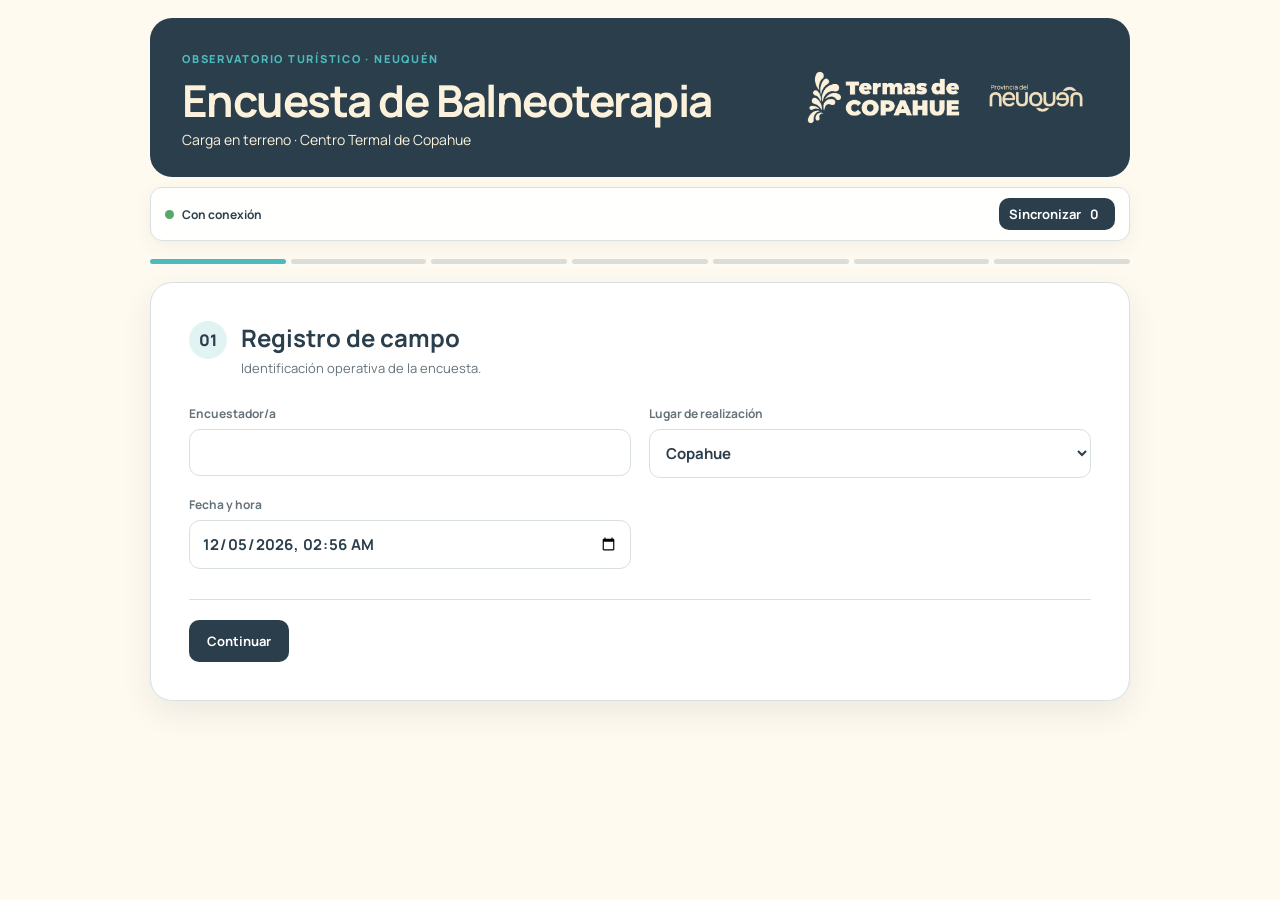
<file: index.html>
<!doctype html><html lang="es"><head><meta charset="utf-8"><meta name="viewport" content="width=device-width,initial-scale=1,viewport-fit=cover"><meta name="theme-color" content="#2b3e4c"><title>Carga de campo · Balneoterapia</title><link rel="manifest" href="manifest.webmanifest"><link rel="preconnect" href="https://fonts.googleapis.com"><link rel="preconnect" href="https://fonts.gstatic.com" crossorigin><link href="https://fonts.googleapis.com/css2?family=Manrope:wght@400;600;700;800&display=swap" rel="stylesheet"><link rel="stylesheet" href="styles.css"></head><body>
<header><div><span class="eyebrow">OBSERVATORIO TURÍSTICO · NEUQUÉN</span><h1>Encuesta de Balneoterapia</h1><p>Carga en terreno · Centro Termal de Copahue</p></div><div class="header-logos"><span><img class="logo-termas" src="logo_termas_copahue_beige.png" alt="Termas de Copahue"></span><img class="logo-neuquen" src="../logo_neuquen.png" alt="Provincia del Neuquén"></div></header>
<div class="connection"><span id="connectionDot"></span><b id="connectionText">Comprobando conexión</b><button id="syncButton" type="button">Sincronizar <i id="queueCount">0</i></button></div>
<main><nav id="steps" aria-label="Progreso"></nav><form id="survey" novalidate>
<section class="step active" data-title="Registro"><div class="section-title"><span>01</span><div><h2>Registro de campo</h2><p>Identificación operativa de la encuesta.</p></div></div><div class="grid"><label>Encuestador/a <input name="encuestador" required autocomplete="name"></label><label>Lugar de realización <select name="lugar" required><option value="Copahue">Copahue</option></select></label><label>Fecha y hora <input type="datetime-local" name="fecha_hora" required></label></div></section>
<section class="step" data-title="Visitante"><div class="section-title"><span>02</span><div><h2>Perfil del visitante</h2><p>Procedencia, recurrencia y composición del grupo.</p></div></div><fieldset><legend>¿Es la primera vez que visita el centro termal?</legend><div class="choices"><label><input type="radio" name="primeraVisita" value="Si" required><span>Sí</span></label><label><input type="radio" name="primeraVisita" value="No"><span>No</span></label></div></fieldset><div class="grid"><label>Lugar de residencia <select name="residencia" required><option value="">Seleccionar</option><option>Neuquén</option><option>Soy de la zona (menos de 100 km)</option><option>Río Negro</option><option>Buenos Aires provincia</option><option>Capital Federal y Gran Bs As</option><option>La Pampa</option><option>Chubut</option><option>Córdoba</option><option>Resto del país</option><option>Extranjero</option></select></label><label>Provincia o país (si corresponde) <input name="residencia_detalle"></label><label>¿Con quién viaja? <select name="acompanamiento" required><option value="">Seleccionar</option><option>Pareja</option><option>Amigos/as</option><option>Familia</option><option>Solo/a</option><option>Otros</option></select></label><label>Cantidad total del grupo <input type="number" name="grupo" min="1" max="50" inputmode="numeric" required></label></div></section>
<section class="step" data-title="Viaje"><div class="section-title"><span>03</span><div><h2>Características del viaje</h2><p>Alojamiento, permanencia e intensidad termal.</p></div></div><div class="grid"><label>Localidad de alojamiento <select name="alojamiento" required><option value="">Seleccionar</option><option>Copahue</option><option>Caviahue</option><option>Otra</option></select></label><label>Noches de permanencia <input type="number" name="noches" min="0" max="60" inputmode="numeric" required></label><label>¿Se alojará en otros destinos? <select name="circuito" required><option value="">Seleccionar</option><option>Si</option><option>No</option></select></label><label>¿Cuántas personas tomarán baños? <select name="banistas" required><option value="">Seleccionar</option><option>Todas</option><option>Sólo algunas</option></select></label><label>Días de baños termales <select name="diasTermales" required><option value="">Seleccionar</option><option>Todos los días</option><option>Menos días</option></select></label></div></section>
<section class="step" data-title="Motivos"><div class="section-title"><span>04</span><div><h2>Motivaciones</h2><p>Puede seleccionar más de una opción.</p></div></div><fieldset><legend>Motivo de la visita</legend><div class="check-grid"><label><input type="checkbox" name="motivo_relax"><span>Relax, descanso y bienestar</span></label><label><input type="checkbox" name="motivo_dolencias"><span>Tratamiento de dolencias</span></label><label><input type="checkbox" name="motivo_emocional"><span>Malestar emocional o estrés</span></label><label><input type="checkbox" name="motivo_prevencion"><span>Prevención</span></label></div></fieldset><fieldset><legend>Tipo de dolencias, si corresponde</legend><div class="check-grid"><label><input type="checkbox" name="dolencia_osteoarticular"><span>Osteoarticulares</span></label><label><input type="checkbox" name="dolencia_respiratoria"><span>Respiratorias</span></label><label><input type="checkbox" name="dolencia_dermatologica"><span>Dermatológicas</span></label><label><input type="checkbox" name="dolencia_otra"><span>Otras</span></label></div></fieldset></section>
<section class="step" data-title="Servicios"><div class="section-title"><span>05</span><div><h2>Servicios termales</h2><p>Valore únicamente los servicios utilizados.</p></div></div><div class="rating-legend"><span>No utilizó</span><span>Malo</span><span>Regular</span><span>Bueno</span><span>Muy bueno</span><span>Excelente</span></div><div id="services"></div></section>
<section class="step" data-title="Destino"><div class="section-title"><span>06</span><div><h2>Experiencia en el destino</h2><p>Valoración general de Copahue.</p></div></div><div id="destination"></div><label class="comments">Comentario o sugerencia<textarea name="comentario" rows="4" maxlength="1000"></textarea></label></section>
<section class="step" data-title="Revisión"><div class="section-title"><span>07</span><div><h2>Revisión y envío</h2><p>Controle la información antes de guardar.</p></div></div><div id="summary"></div><label class="consent"><input type="checkbox" name="confirmacion" required><span>Confirmo que revisé la respuesta y que no incluí datos personales innecesarios.</span></label></section>
<div class="actions"><button id="back" type="button" class="secondary">Anterior</button><button id="next" type="button">Continuar</button><button id="submit" type="submit" hidden>Guardar encuesta</button></div></form></main>
<div id="toast" role="status" aria-live="polite"></div><script src="config.js"></script><script src="app.js"></script></body></html>
</file>
<file: styles.css>
:root{--ink:#2b3e4c;--aqua:#4dbbbd;--beige:#fffaf0;--paper:#fff;--line:#d9e0e2;--muted:#66727a;--green:#53845d;--coral:#d8685a;--shadow:0 12px 30px rgba(43,62,76,.09)}*{box-sizing:border-box}body{margin:0;background:var(--beige);color:var(--ink);font-family:Manrope,Arial,sans-serif}header{max-width:980px;margin:18px auto 0;padding:28px 32px;background:var(--ink);color:#fcf2dc;border-radius:22px;display:flex;justify-content:space-between;align-items:center;gap:20px}.header-logos{display:flex;align-items:center;justify-content:flex-end;gap:12px;flex-wrap:wrap}.header-logos>span{display:flex;align-items:center;background:#fffaf0;border-radius:10px;padding:6px 8px}.header-logos .logo-termas{display:block;width:155px;height:auto}.header-logos .logo-neuquen{display:block;width:125px;height:auto}.eyebrow{color:var(--aqua);font-size:11px;letter-spacing:.16em;font-weight:800}h1{font-size:clamp(28px,5vw,44px);line-height:1.05;margin:9px 0 7px;letter-spacing:-.035em}header p{margin:0;font-size:14px}.connection{position:sticky;top:0;z-index:5;max-width:980px;margin:10px auto;padding:10px 14px;background:rgba(255,255,255,.96);border:1px solid var(--line);border-radius:12px;display:flex;align-items:center;gap:8px;font-size:12px;box-shadow:0 5px 18px rgba(43,62,76,.06)}.connection>span{width:9px;height:9px;border-radius:50%;background:#aaa}.connection>span.online{background:#55a76a}.connection>span.offline{background:var(--coral)}.connection button{margin-left:auto;padding:7px 10px}.connection i{font-style:normal;background:var(--ink);color:#fff;border-radius:20px;padding:2px 6px}main{max-width:980px;margin:0 auto 40px}nav{display:grid;grid-template-columns:repeat(7,1fr);gap:5px;margin:18px 0}nav button{height:5px;border:0;border-radius:5px;background:#d9dedb;padding:0}nav button.active,nav button.done{background:var(--aqua)}form{background:var(--paper);border:1px solid var(--line);border-radius:22px;padding:clamp(20px,4vw,38px);box-shadow:var(--shadow)}.step{display:none}.step.active{display:block}.section-title{display:flex;gap:14px;align-items:flex-start;margin-bottom:28px}.section-title>span{display:grid;place-items:center;min-width:38px;height:38px;border-radius:50%;background:#e2f3f3;color:var(--ink);font-weight:800}.section-title h2{font-size:24px;margin:0 0 5px}.section-title p{margin:0;color:var(--muted);font-size:13px}.grid{display:grid;grid-template-columns:1fr 1fr;gap:18px}label,legend{font-size:12px;font-weight:700;color:var(--muted)}input,select,textarea{width:100%;margin-top:7px;border:1px solid var(--line);border-radius:11px;padding:12px;background:#fff;color:var(--ink);font:inherit;font-size:15px}input:focus,select:focus,textarea:focus{outline:3px solid rgba(77,187,189,.18);border-color:var(--aqua)}fieldset{border:0;padding:0;margin:0 0 24px}.choices,.check-grid{display:grid;grid-template-columns:repeat(2,1fr);gap:10px;margin-top:10px}.choices label,.check-grid label,.consent{display:flex;align-items:center;gap:9px;padding:12px;border:1px solid var(--line);border-radius:11px;color:var(--ink);font-weight:600}.choices input,.check-grid input,.consent input{width:auto;margin:0;accent-color:var(--aqua)}.rating-legend{display:grid;grid-template-columns:repeat(6,1fr);gap:4px;font-size:9px;text-align:center;color:var(--muted);margin-left:210px}.rating-row{display:grid;grid-template-columns:200px repeat(6,1fr);gap:4px;align-items:center;padding:10px 0;border-bottom:1px solid #edf0ef}.rating-row>span{font-size:12px}.rating-row label{display:grid;place-items:center}.rating-row input{width:auto;margin:0;accent-color:var(--aqua)}.comments{display:block;margin-top:24px}.actions{display:flex;justify-content:space-between;margin-top:30px;padding-top:20px;border-top:1px solid var(--line)}button{border:0;border-radius:10px;background:var(--ink);color:#fff;padding:12px 18px;font:700 13px Manrope;cursor:pointer}.secondary{background:#eef1f0;color:var(--ink)}button[hidden]{display:none}.summary-card{background:#f5f7f5;border-radius:14px;padding:16px;margin-bottom:10px}.summary-card b{display:block;margin-bottom:5px}.summary-card p{margin:0;color:var(--muted);font-size:13px}.consent{margin-top:18px}.invalid{border-color:var(--coral)!important}#toast{position:fixed;left:50%;bottom:20px;transform:translate(-50%,120px);background:var(--ink);color:#fff;padding:13px 18px;border-radius:12px;font-size:13px;transition:.25s;z-index:10}#toast.show{transform:translate(-50%,0)}
@media(max-width:700px){header{margin:0;border-radius:0 0 18px 18px;padding:20px;align-items:flex-start}.header-logos{max-width:150px}.header-logos .logo-termas{width:120px}.header-logos .logo-neuquen{width:105px}.connection{margin:8px 10px}main{margin:0 10px 24px}form{padding:20px 16px}.grid,.choices,.check-grid{grid-template-columns:1fr}.rating-legend{display:none}.rating-row{grid-template-columns:1fr repeat(6,1fr);gap:2px}.rating-row>span{grid-column:1/-1;margin-bottom:5px}.rating-row label:after{content:attr(data-short);font-size:9px}.section-title h2{font-size:21px}}
.header-logos>span{background:transparent;border-radius:0;padding:0}
</file>
